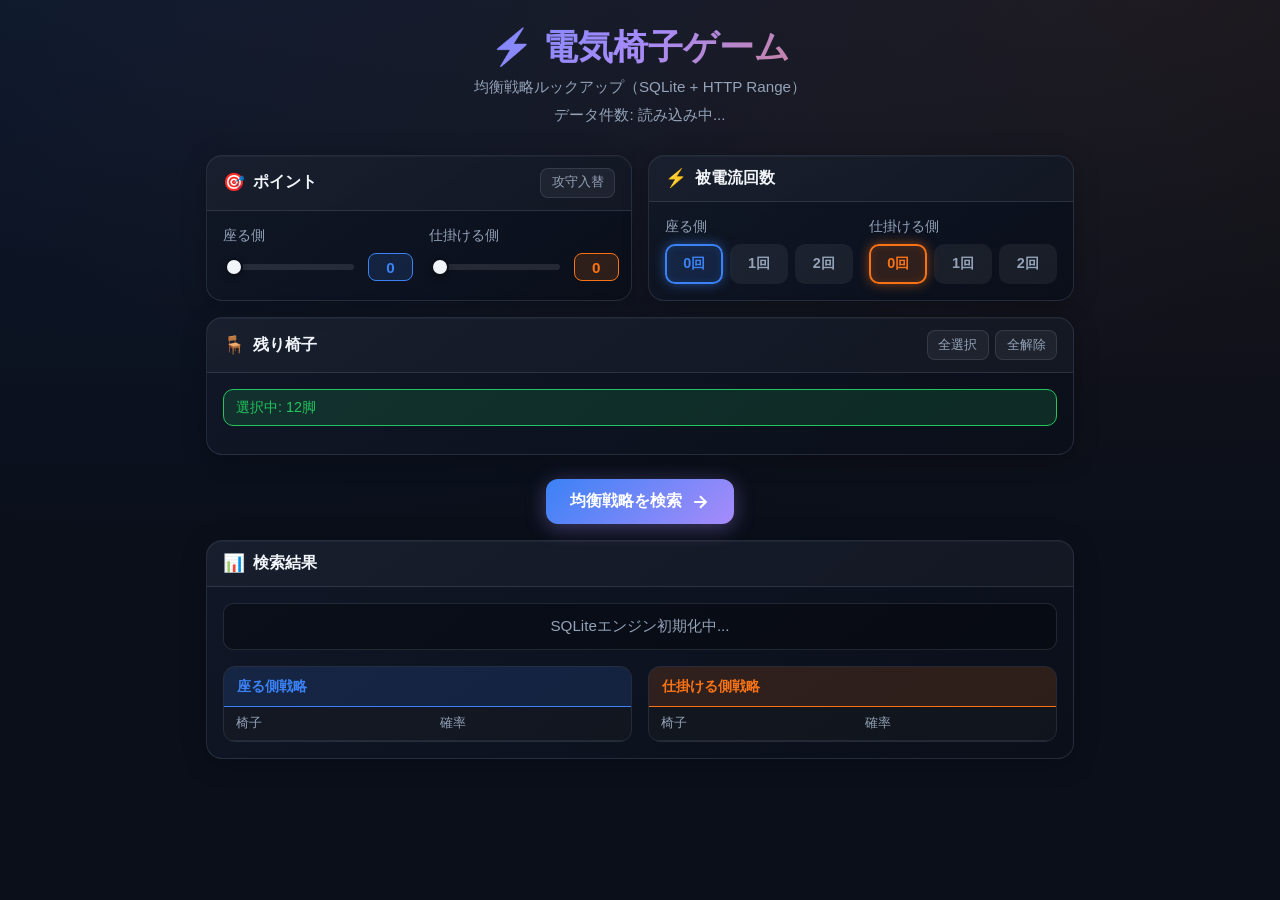
<file: docs/index.html>
<!doctype html>
<html lang="ja">
<head>
  <meta charset="UTF-8" />
  <meta name="viewport" content="width=device-width, initial-scale=1.0" />
  <link rel="icon" href="data:image/svg+xml,%3Csvg xmlns='http://www.w3.org/2000/svg' viewBox='0 0 64 64'%3E%3Ctext y='0.9em' font-size='56'%3E%E2%9A%A1%3C/text%3E%3C/svg%3E" />
  <title>電気椅子ゲーム 均衡ルックアップ (SQLite Range)</title>
  <link rel="stylesheet" href="styles.css" />
</head>
<body>
  <main class="container">
    <header class="header">
      <h1>⚡ 電気椅子ゲーム</h1>
      <p class="tagline">均衡戦略ルックアップ（SQLite + HTTP Range）</p>
      <p class="tagline" id="dataset-stats">データ件数: 読み込み中...</p>
    </header>

    <form id="lookup-form" class="form-grid">
      <!-- ポイント入力パネル -->
      <section class="panel">
        <div class="panel-header">
          <span class="panel-icon">🎯</span>
          <h2>ポイント</h2>
          <div class="panel-actions">
            <button type="button" class="action-btn" id="swap_sides">攻守入替</button>
          </div>
        </div>
        <div class="panel-body two-col">
          <div class="input-group">
            <label for="attacker_points">座る側</label>
            <div class="range-wrap">
              <input type="range" id="attacker_points" min="0" max="39" value="0" />
              <output id="attacker_points_value" class="range-badge attacker">0</output>
            </div>
          </div>
          <div class="input-group">
            <label for="defender_points">仕掛ける側</label>
            <div class="range-wrap">
              <input type="range" id="defender_points" min="0" max="39" value="0" />
              <output id="defender_points_value" class="range-badge defender">0</output>
            </div>
          </div>
        </div>
      </section>

      <!-- 被電流回数パネル -->
      <section class="panel">
        <div class="panel-header">
          <span class="panel-icon">⚡</span>
          <h2>被電流回数</h2>
        </div>
        <div class="panel-body two-col">
          <div class="input-group">
            <label>座る側</label>
            <div class="toggle-group" id="attacker_shocks_group">
              <button type="button" class="toggle-btn attacker active" data-target="attacker_shocks" data-value="0">0回</button>
              <button type="button" class="toggle-btn attacker" data-target="attacker_shocks" data-value="1">1回</button>
              <button type="button" class="toggle-btn attacker" data-target="attacker_shocks" data-value="2">2回</button>
            </div>
          </div>
          <div class="input-group">
            <label>仕掛ける側</label>
            <div class="toggle-group" id="defender_shocks_group">
              <button type="button" class="toggle-btn defender active" data-target="defender_shocks" data-value="0">0回</button>
              <button type="button" class="toggle-btn defender" data-target="defender_shocks" data-value="1">1回</button>
              <button type="button" class="toggle-btn defender" data-target="defender_shocks" data-value="2">2回</button>
            </div>
          </div>
        </div>
        <input type="hidden" id="attacker_shocks" value="0" />
        <input type="hidden" id="defender_shocks" value="0" />
      </section>

      <!-- 残り椅子パネル -->
      <section class="panel wide">
        <div class="panel-header">
          <span class="panel-icon">🪑</span>
          <h2>残り椅子</h2>
          <div class="panel-actions">
            <button type="button" class="action-btn" id="select_all">全選択</button>
            <button type="button" class="action-btn" id="clear_all">全解除</button>
          </div>
        </div>
        <div class="panel-body">
          <p id="chairs_selection_status" class="status-bar">選択中: 12脚</p>
          <div class="chair-grid" id="chair_grid"></div>
          <input type="hidden" id="chairs" value="1,2,3,4,5,6,7,8,9,10,11,12" />
        </div>
      </section>

      <div class="submit-row">
        <button type="submit" class="submit-btn">
          <span>均衡戦略を検索</span>
          <svg width="20" height="20" viewBox="0 0 24 24" fill="none" stroke="currentColor" stroke-width="2.5"><path d="M5 12h14M12 5l7 7-7 7"/></svg>
        </button>
      </div>
    </form>

    <!-- 結果パネル -->
    <section class="panel result-panel" id="result-card">
      <div class="panel-header">
        <span class="panel-icon">📊</span>
        <h2>検索結果</h2>
      </div>
      <div class="panel-body">
        <div id="summary" class="summary-box status-msg">SQLiteエンジン初期化中...</div>
        <div class="result-grid">
          <div class="result-col attacker-result">
            <h3>座る側戦略</h3>
            <table id="attacker-table">
              <thead><tr><th>椅子</th><th>確率</th></tr></thead>
              <tbody></tbody>
            </table>
          </div>
          <div class="result-col defender-result">
            <h3>仕掛ける側戦略</h3>
            <table id="defender-table">
              <thead><tr><th>椅子</th><th>確率</th></tr></thead>
              <tbody></tbody>
            </table>
          </div>
        </div>
      </div>
    </section>
  </main>

  <script type="module" src="sqlite-app.js?v=20260401a"></script>
</body>
</html>
</file>
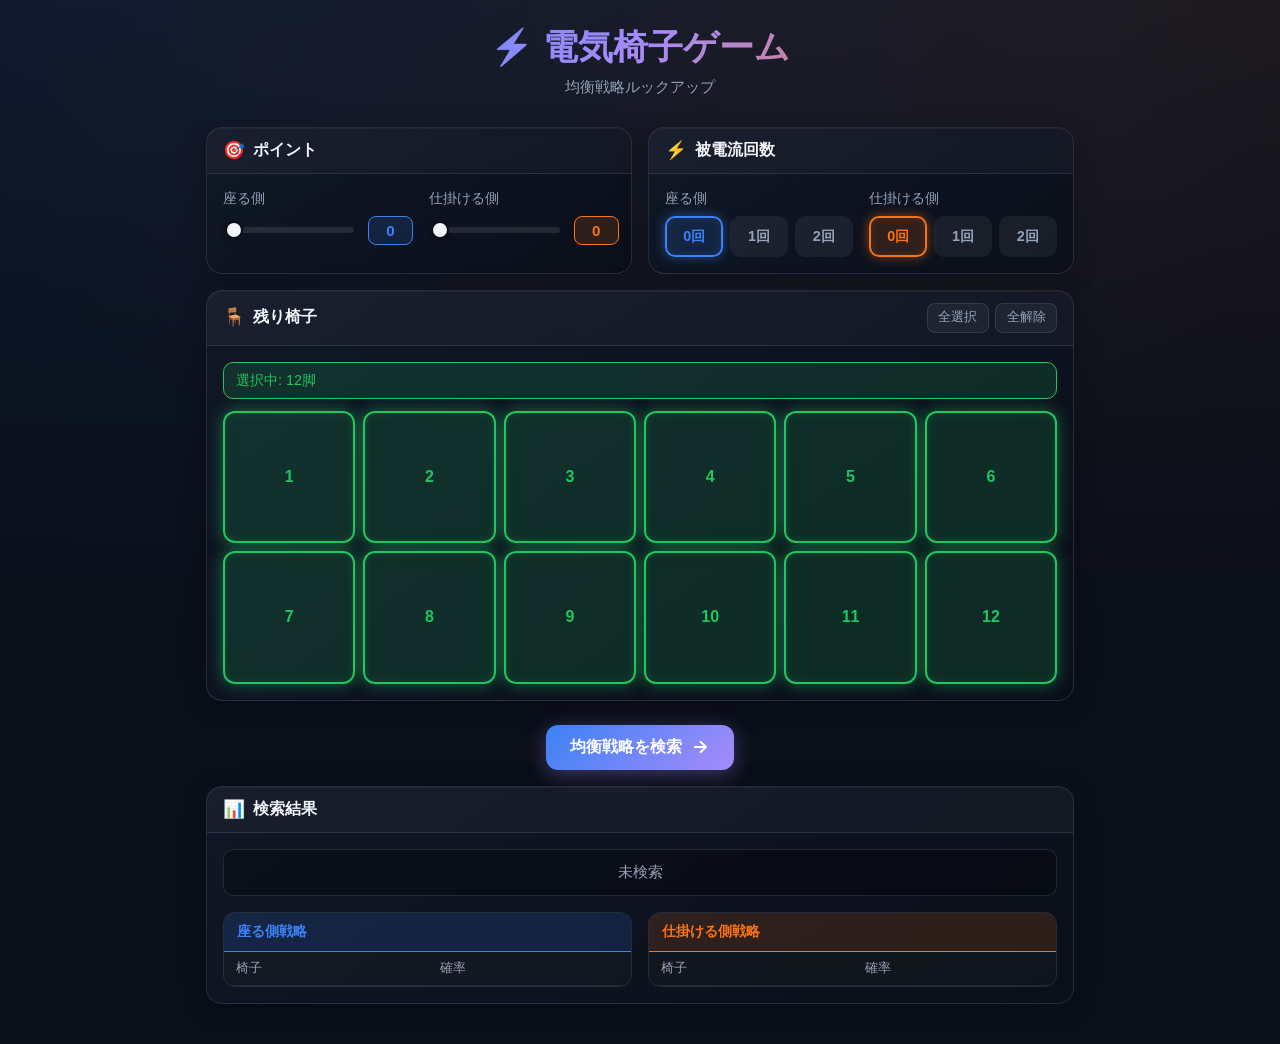
<file: web/index.html>
<!doctype html>
<html lang="ja">
<head>
  <meta charset="UTF-8" />
  <meta name="viewport" content="width=device-width, initial-scale=1.0" />
  <title>電気椅子ゲーム 均衡ルックアップ</title>
  <link rel="stylesheet" href="styles.css" />
</head>
<body>
  <main class="container">
    <header class="header">
      <h1>⚡ 電気椅子ゲーム</h1>
      <p class="tagline">均衡戦略ルックアップ</p>
    </header>

    <form id="lookup-form" class="form-grid">
      <!-- ポイント入力パネル -->
      <section class="panel">
        <div class="panel-header">
          <span class="panel-icon">🎯</span>
          <h2>ポイント</h2>
        </div>
        <div class="panel-body two-col">
          <div class="input-group">
            <label for="attacker_points">座る側</label>
            <div class="range-wrap">
              <input type="range" id="attacker_points" min="0" max="39" value="0" />
              <output id="attacker_points_value" class="range-badge attacker">0</output>
            </div>
          </div>
          <div class="input-group">
            <label for="defender_points">仕掛ける側</label>
            <div class="range-wrap">
              <input type="range" id="defender_points" min="0" max="39" value="0" />
              <output id="defender_points_value" class="range-badge defender">0</output>
            </div>
          </div>
        </div>
      </section>

      <!-- 被電流回数パネル -->
      <section class="panel">
        <div class="panel-header">
          <span class="panel-icon">⚡</span>
          <h2>被電流回数</h2>
        </div>
        <div class="panel-body two-col">
          <div class="input-group">
            <label>座る側</label>
            <div class="toggle-group" id="attacker_shocks_group">
              <button type="button" class="toggle-btn attacker active" data-target="attacker_shocks" data-value="0">0回</button>
              <button type="button" class="toggle-btn attacker" data-target="attacker_shocks" data-value="1">1回</button>
              <button type="button" class="toggle-btn attacker" data-target="attacker_shocks" data-value="2">2回</button>
            </div>
          </div>
          <div class="input-group">
            <label>仕掛ける側</label>
            <div class="toggle-group" id="defender_shocks_group">
              <button type="button" class="toggle-btn defender active" data-target="defender_shocks" data-value="0">0回</button>
              <button type="button" class="toggle-btn defender" data-target="defender_shocks" data-value="1">1回</button>
              <button type="button" class="toggle-btn defender" data-target="defender_shocks" data-value="2">2回</button>
            </div>
          </div>
        </div>
        <input type="hidden" id="attacker_shocks" value="0" />
        <input type="hidden" id="defender_shocks" value="0" />
      </section>

      <!-- 残り椅子パネル -->
      <section class="panel wide">
        <div class="panel-header">
          <span class="panel-icon">🪑</span>
          <h2>残り椅子</h2>
          <div class="panel-actions">
            <button type="button" class="action-btn" id="select_all">全選択</button>
            <button type="button" class="action-btn" id="clear_all">全解除</button>
          </div>
        </div>
        <div class="panel-body">
          <p id="chairs_selection_status" class="status-bar">選択中: 12脚</p>
          <div class="chair-grid" id="chair_grid"></div>
          <input type="hidden" id="chairs" value="1,2,3,4,5,6,7,8,9,10,11,12" />
        </div>
      </section>

      <div class="submit-row">
        <button type="submit" class="submit-btn">
          <span>均衡戦略を検索</span>
          <svg width="20" height="20" viewBox="0 0 24 24" fill="none" stroke="currentColor" stroke-width="2.5"><path d="M5 12h14M12 5l7 7-7 7"/></svg>
        </button>
      </div>
    </form>

    <!-- 結果パネル -->
    <section class="panel result-panel" id="result-card">
      <div class="panel-header">
        <span class="panel-icon">📊</span>
        <h2>検索結果</h2>
      </div>
      <div class="panel-body">
        <div id="summary" class="summary-box status-msg">未検索</div>
        <div class="result-grid">
          <div class="result-col attacker-result">
            <h3>座る側戦略</h3>
            <table id="attacker-table">
              <thead><tr><th>椅子</th><th>確率</th></tr></thead>
              <tbody></tbody>
            </table>
          </div>
          <div class="result-col defender-result">
            <h3>仕掛ける側戦略</h3>
            <table id="defender-table">
              <thead><tr><th>椅子</th><th>確率</th></tr></thead>
              <tbody></tbody>
            </table>
          </div>
        </div>
      </div>
    </section>
  </main>

  <script src="app.js"></script>
</body>
</html>
</file>
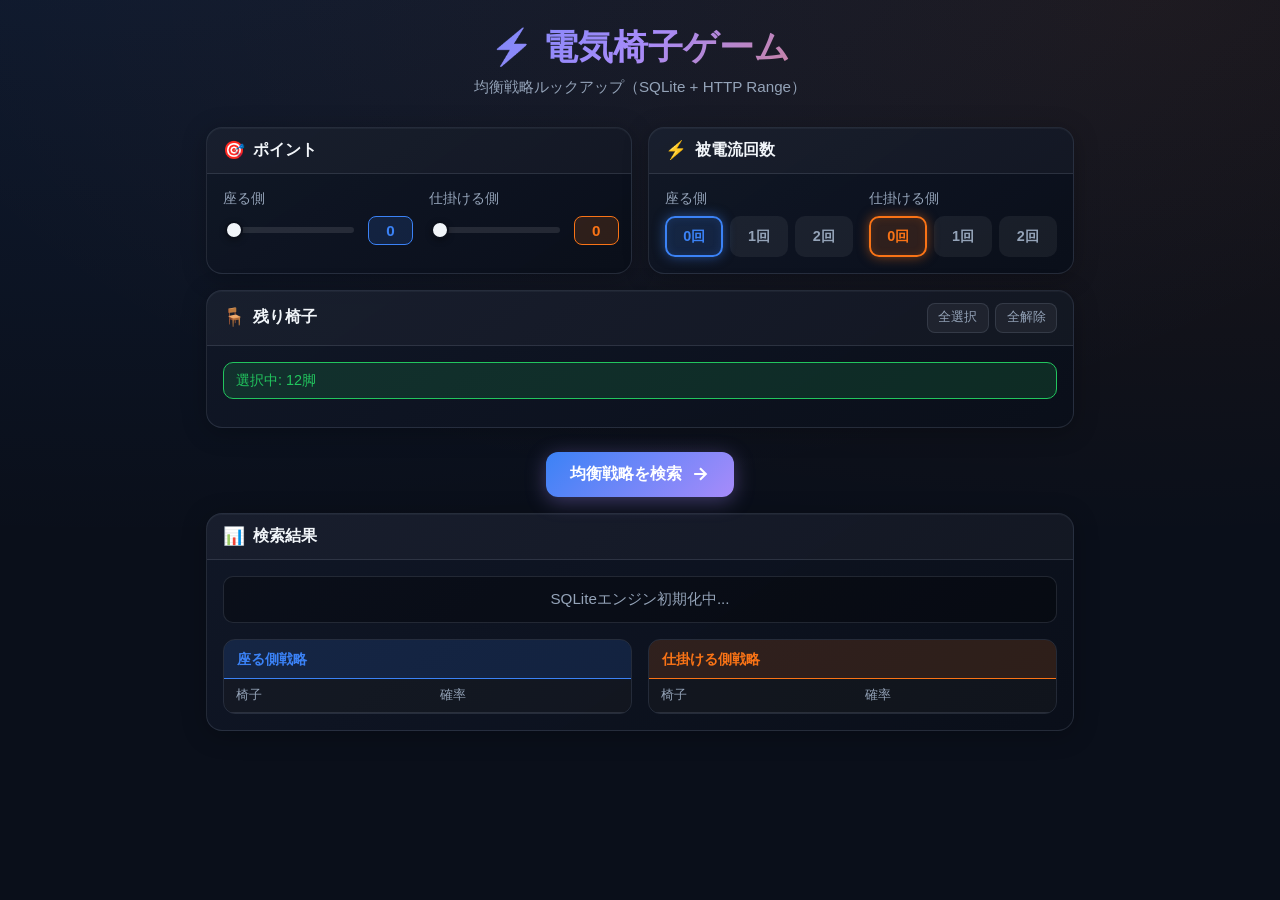
<file: docs/sqlite.html>
<!doctype html>
<html lang="ja">
<head>
  <meta charset="UTF-8" />
  <meta name="viewport" content="width=device-width, initial-scale=1.0" />
  <title>電気椅子ゲーム 均衡ルックアップ (SQLite Range)</title>
  <link rel="stylesheet" href="styles.css" />
</head>
<body>
  <main class="container">
    <header class="header">
      <h1>⚡ 電気椅子ゲーム</h1>
      <p class="tagline">均衡戦略ルックアップ（SQLite + HTTP Range）</p>
    </header>

    <form id="lookup-form" class="form-grid">
      <section class="panel">
        <div class="panel-header">
          <span class="panel-icon">🎯</span>
          <h2>ポイント</h2>
        </div>
        <div class="panel-body two-col">
          <div class="input-group">
            <label for="attacker_points">座る側</label>
            <div class="range-wrap">
              <input type="range" id="attacker_points" min="0" max="39" value="0" />
              <output id="attacker_points_value" class="range-badge attacker">0</output>
            </div>
          </div>
          <div class="input-group">
            <label for="defender_points">仕掛ける側</label>
            <div class="range-wrap">
              <input type="range" id="defender_points" min="0" max="39" value="0" />
              <output id="defender_points_value" class="range-badge defender">0</output>
            </div>
          </div>
        </div>
      </section>

      <section class="panel">
        <div class="panel-header">
          <span class="panel-icon">⚡</span>
          <h2>被電流回数</h2>
        </div>
        <div class="panel-body two-col">
          <div class="input-group">
            <label>座る側</label>
            <div class="toggle-group" id="attacker_shocks_group">
              <button type="button" class="toggle-btn attacker active" data-target="attacker_shocks" data-value="0">0回</button>
              <button type="button" class="toggle-btn attacker" data-target="attacker_shocks" data-value="1">1回</button>
              <button type="button" class="toggle-btn attacker" data-target="attacker_shocks" data-value="2">2回</button>
            </div>
          </div>
          <div class="input-group">
            <label>仕掛ける側</label>
            <div class="toggle-group" id="defender_shocks_group">
              <button type="button" class="toggle-btn defender active" data-target="defender_shocks" data-value="0">0回</button>
              <button type="button" class="toggle-btn defender" data-target="defender_shocks" data-value="1">1回</button>
              <button type="button" class="toggle-btn defender" data-target="defender_shocks" data-value="2">2回</button>
            </div>
          </div>
        </div>
        <input type="hidden" id="attacker_shocks" value="0" />
        <input type="hidden" id="defender_shocks" value="0" />
      </section>

      <section class="panel wide">
        <div class="panel-header">
          <span class="panel-icon">🪑</span>
          <h2>残り椅子</h2>
          <div class="panel-actions">
            <button type="button" class="action-btn" id="select_all">全選択</button>
            <button type="button" class="action-btn" id="clear_all">全解除</button>
          </div>
        </div>
        <div class="panel-body">
          <p id="chairs_selection_status" class="status-bar">選択中: 12脚</p>
          <div class="chair-grid" id="chair_grid"></div>
          <input type="hidden" id="chairs" value="1,2,3,4,5,6,7,8,9,10,11,12" />
        </div>
      </section>

      <div class="submit-row">
        <button type="submit" class="submit-btn">
          <span>均衡戦略を検索</span>
          <svg width="20" height="20" viewBox="0 0 24 24" fill="none" stroke="currentColor" stroke-width="2.5"><path d="M5 12h14M12 5l7 7-7 7"/></svg>
        </button>
      </div>
    </form>

    <section class="panel result-panel" id="result-card">
      <div class="panel-header">
        <span class="panel-icon">📊</span>
        <h2>検索結果</h2>
      </div>
      <div class="panel-body">
        <div id="summary" class="summary-box status-msg">SQLiteエンジン初期化中...</div>
        <div class="result-grid">
          <div class="result-col attacker-result">
            <h3>座る側戦略</h3>
            <table id="attacker-table">
              <thead><tr><th>椅子</th><th>確率</th></tr></thead>
              <tbody></tbody>
            </table>
          </div>
          <div class="result-col defender-result">
            <h3>仕掛ける側戦略</h3>
            <table id="defender-table">
              <thead><tr><th>椅子</th><th>確率</th></tr></thead>
              <tbody></tbody>
            </table>
          </div>
        </div>
      </div>
    </section>
  </main>

  <script type="module" src="sqlite-app.js"></script>
</body>
</html>
</file>
<file: docs/styles.css>
:root {
  --bg: #0a0f1a;
  --bg-soft: #111827;
  --panel-bg: linear-gradient(145deg, rgba(17,24,39,0.95), rgba(10,15,26,0.98));
  --text: #f1f5f9;
  --muted: #94a3b8;
  --border: rgba(148,163,184,0.18);

  /* Attacker (座る側) = 青系 */
  --attacker: #3b82f6;
  --attacker-soft: rgba(59,130,246,0.15);
  --attacker-glow: rgba(59,130,246,0.5);

  /* Defender (仕掛ける側) = オレンジ/赤系 */
  --defender: #f97316;
  --defender-soft: rgba(249,115,22,0.15);
  --defender-glow: rgba(249,115,22,0.5);

  /* 椅子 = 緑系 */
  --chair: #22c55e;
  --chair-soft: rgba(34,197,94,0.15);
  --chair-glow: rgba(34,197,94,0.5);

  --accent: #a78bfa;
}

* {
  box-sizing: border-box;
}

body {
  margin: 0;
  font-family: "Inter", -apple-system, BlinkMacSystemFont, "Segoe UI", Roboto,
    "Hiragino Kaku Gothic ProN", "Noto Sans JP", sans-serif;
  background:
    radial-gradient(ellipse 120% 80% at 10% -20%, rgba(59,130,246,0.12), transparent),
    radial-gradient(ellipse 100% 60% at 90% 0%, rgba(249,115,22,0.08), transparent),
    var(--bg);
  color: var(--text);
  min-height: 100vh;
}

.container {
  max-width: 900px;
  margin: 0 auto;
  padding: 1.5rem 1rem 2.5rem;
}

/* ===== Header ===== */
.header {
  text-align: center;
  margin-bottom: 1.8rem;
}

.header h1 {
  margin: 0;
  font-size: clamp(1.6rem, 4vw, 2.2rem);
  background: linear-gradient(135deg, var(--attacker), var(--accent), var(--defender));
  -webkit-background-clip: text;
  -webkit-text-fill-color: transparent;
  background-clip: text;
}

.tagline {
  margin: 0.4rem 0 0;
  color: var(--muted);
  font-size: 0.95rem;
}

/* ===== Form Grid ===== */
.form-grid {
  display: grid;
  grid-template-columns: repeat(2, 1fr);
  gap: 1rem;
}

@media (max-width: 700px) {
  .form-grid {
    grid-template-columns: 1fr;
  }
}

/* ===== Panel ===== */
.panel {
  background: var(--panel-bg);
  border: 1px solid var(--border);
  border-radius: 16px;
  overflow: hidden;
  box-shadow:
    0 4px 24px rgba(0,0,0,0.25),
    inset 0 1px 0 rgba(255,255,255,0.04);
}

.panel.wide {
  grid-column: 1 / -1;
}

.panel-header {
  display: flex;
  align-items: center;
  gap: 0.5rem;
  padding: 0.75rem 1rem;
  background: rgba(255,255,255,0.03);
  border-bottom: 1px solid var(--border);
}

.panel-header h2 {
  margin: 0;
  font-size: 1rem;
  font-weight: 600;
}

.panel-icon {
  font-size: 1.1rem;
}

.panel-actions {
  margin-left: auto;
  display: flex;
  gap: 0.4rem;
}

.panel-body {
  padding: 1rem;
}

.panel-body.two-col {
  display: grid;
  grid-template-columns: 1fr 1fr;
  gap: 1rem;
}

@media (max-width: 500px) {
  .panel-body.two-col {
    grid-template-columns: 1fr;
  }
}

/* ===== Input Group ===== */
.input-group {
  display: flex;
  flex-direction: column;
  gap: 0.5rem;
}

.input-group > label {
  font-size: 0.85rem;
  color: var(--muted);
  font-weight: 500;
}

/* ===== Range Slider ===== */
.range-wrap {
  display: flex;
  align-items: center;
  gap: 0.75rem;
}

.range-wrap input[type="range"] {
  flex: 1;
  height: 6px;
  border-radius: 3px;
  background: rgba(255,255,255,0.1);
  appearance: none;
  outline: none;
}

.range-wrap input[type="range"]::-webkit-slider-thumb {
  appearance: none;
  width: 18px;
  height: 18px;
  border-radius: 50%;
  background: var(--text);
  border: 2px solid var(--bg);
  box-shadow: 0 2px 6px rgba(0,0,0,0.3);
  cursor: pointer;
  transition: transform 0.15s ease;
}

.range-wrap input[type="range"]::-webkit-slider-thumb:hover {
  transform: scale(1.15);
}

.range-badge {
  min-width: 2.8rem;
  padding: 0.3rem 0.5rem;
  border-radius: 8px;
  font-size: 0.95rem;
  font-weight: 700;
  text-align: center;
}

.range-badge.attacker {
  background: var(--attacker-soft);
  color: var(--attacker);
  border: 1px solid var(--attacker);
}

.range-badge.defender {
  background: var(--defender-soft);
  color: var(--defender);
  border: 1px solid var(--defender);
}

/* ===== Toggle Button Group ===== */
.toggle-group {
  display: flex;
  gap: 0.4rem;
}

.toggle-btn {
  flex: 1;
  padding: 0.55rem 0.5rem;
  border: 2px solid transparent;
  border-radius: 10px;
  font-size: 0.9rem;
  font-weight: 600;
  cursor: pointer;
  transition: all 0.2s ease;
  background: rgba(255,255,255,0.06);
  color: var(--muted);
}

.toggle-btn:hover {
  background: rgba(255,255,255,0.1);
}

/* Attacker toggle active */
.toggle-btn.attacker.active {
  background: var(--attacker-soft);
  border-color: var(--attacker);
  color: var(--attacker);
  box-shadow: 0 0 12px var(--attacker-glow), inset 0 0 8px var(--attacker-soft);
}

/* Defender toggle active */
.toggle-btn.defender.active {
  background: var(--defender-soft);
  border-color: var(--defender);
  color: var(--defender);
  box-shadow: 0 0 12px var(--defender-glow), inset 0 0 8px var(--defender-soft);
}

/* ===== Action Buttons ===== */
.action-btn {
  padding: 0.35rem 0.65rem;
  border: 1px solid var(--border);
  border-radius: 8px;
  font-size: 0.8rem;
  font-weight: 500;
  background: rgba(255,255,255,0.05);
  color: var(--muted);
  cursor: pointer;
  transition: all 0.15s ease;
}

.action-btn:hover {
  background: rgba(255,255,255,0.1);
  color: var(--text);
}

/* ===== Status Bar ===== */
.status-bar {
  margin: 0 0 0.75rem;
  padding: 0.5rem 0.75rem;
  border-radius: 10px;
  font-size: 0.9rem;
  background: var(--chair-soft);
  color: var(--chair);
  border: 1px solid var(--chair);
}

/* ===== Chair Grid ===== */
.chair-grid {
  display: grid;
  grid-template-columns: repeat(6, 1fr);
  gap: 0.5rem;
}

@media (max-width: 500px) {
  .chair-grid {
    grid-template-columns: repeat(4, 1fr);
  }
}

.chair-btn {
  position: relative;
  aspect-ratio: 1;
  display: flex;
  align-items: center;
  justify-content: center;
  border: 2px solid transparent;
  border-radius: 12px;
  font-size: 1rem;
  font-weight: 700;
  cursor: pointer;
  transition: all 0.2s ease;
  background: rgba(255,255,255,0.06);
  color: var(--muted);
}

.chair-btn:hover {
  background: rgba(255,255,255,0.1);
  transform: translateY(-2px);
}

.chair-btn.active {
  background: var(--chair-soft);
  border-color: var(--chair);
  color: var(--chair);
  box-shadow: 0 0 16px var(--chair-glow), inset 0 0 10px var(--chair-soft);
}



/* ===== Submit Row ===== */
.submit-row {
  grid-column: 1 / -1;
  display: flex;
  justify-content: center;
  padding-top: 0.5rem;
}

.submit-btn {
  display: inline-flex;
  align-items: center;
  gap: 0.5rem;
  padding: 0.75rem 1.5rem;
  border: none;
  border-radius: 12px;
  font-size: 1rem;
  font-weight: 700;
  cursor: pointer;
  background: linear-gradient(135deg, var(--attacker), var(--accent));
  color: #fff;
  box-shadow: 0 4px 20px rgba(167,139,250,0.35);
  transition: all 0.2s ease;
}

.submit-btn:hover {
  transform: translateY(-2px);
  box-shadow: 0 6px 28px rgba(167,139,250,0.45);
}

.submit-btn svg {
  flex-shrink: 0;
}

/* ===== Result Panel ===== */
.result-panel {
  margin-top: 1rem;
}

.summary-box {
  margin: 0 0 1rem;
  padding: 0.75rem 1rem;
  border-radius: 10px;
  font-size: 0.95rem;
  background: rgba(0,0,0,0.3);
  border: 1px solid var(--border);
  color: var(--muted);
}

.summary-box.status-msg {
  text-align: center;
}

.win-rate-display {
  display: flex;
  flex-direction: column;
  gap: 0.75rem;
}

.win-rate-header {
  text-align: center;
  font-size: 0.9rem;
  color: var(--muted);
}

.win-rate-bar-wrap {
  display: flex;
  align-items: center;
  gap: 0.6rem;
}

.win-rate-label {
  width: 5rem;
  font-size: 0.85rem;
  font-weight: 600;
}

.win-rate-label.attacker {
  text-align: right;
  color: var(--attacker);
}

.win-rate-label.defender {
  text-align: left;
  color: var(--defender);
}

.win-rate-bar {
  flex: 1;
  height: 28px;
  border-radius: 14px;
  background: rgba(255,255,255,0.08);
  overflow: hidden;
  position: relative;
  border: 1px solid var(--border);
}

.win-rate-fill {
  position: absolute;
  top: 0;
  height: 100%;
  transition: width 0.4s ease;
}

.win-rate-fill.attacker {
  left: 0;
  background: linear-gradient(90deg, var(--attacker), rgba(59,130,246,0.6));
  border-radius: 14px 0 0 14px;
}

.win-rate-fill.defender {
  right: 0;
  background: linear-gradient(90deg, rgba(249,115,22,0.6), var(--defender));
  border-radius: 0 14px 14px 0;
}

.win-rate-center {
  position: absolute;
  left: 50%;
  top: 0;
  bottom: 0;
  width: 2px;
  background: rgba(255,255,255,0.3);
  transform: translateX(-50%);
}

.win-rate-values {
  display: flex;
  justify-content: space-between;
  font-size: 1.1rem;
  font-weight: 700;
}

.win-rate-values .attacker {
  color: var(--attacker);
}

.win-rate-values .defender {
  color: var(--defender);
}

.result-grid {
  display: grid;
  grid-template-columns: 1fr 1fr;
  gap: 1rem;
}

@media (max-width: 600px) {
  .result-grid {
    grid-template-columns: 1fr;
  }
}

.result-col {
  border-radius: 12px;
  overflow: hidden;
  border: 1px solid var(--border);
}

.result-col h3 {
  margin: 0;
  padding: 0.6rem 0.8rem;
  font-size: 0.9rem;
  font-weight: 600;
}

.attacker-result h3 {
  background: var(--attacker-soft);
  color: var(--attacker);
  border-bottom: 1px solid var(--attacker);
}

.defender-result h3 {
  background: var(--defender-soft);
  color: var(--defender);
  border-bottom: 1px solid var(--defender);
}

table {
  width: 100%;
  border-collapse: collapse;
  background: rgba(0,0,0,0.2);
}

th, td {
  padding: 0.5rem 0.75rem;
  text-align: left;
  border-bottom: 1px solid var(--border);
}

thead th {
  font-size: 0.8rem;
  font-weight: 500;
  color: var(--muted);
  background: rgba(255,255,255,0.03);
}

tbody tr:last-child td {
  border-bottom: none;
}

tbody tr:hover {
  background: rgba(255,255,255,0.04);
}
</file>
<file: web/styles.css>
:root {
  --bg: #0a0f1a;
  --bg-soft: #111827;
  --panel-bg: linear-gradient(145deg, rgba(17,24,39,0.95), rgba(10,15,26,0.98));
  --text: #f1f5f9;
  --muted: #94a3b8;
  --border: rgba(148,163,184,0.18);

  /* Attacker (座る側) = 青系 */
  --attacker: #3b82f6;
  --attacker-soft: rgba(59,130,246,0.15);
  --attacker-glow: rgba(59,130,246,0.5);

  /* Defender (仕掛ける側) = オレンジ/赤系 */
  --defender: #f97316;
  --defender-soft: rgba(249,115,22,0.15);
  --defender-glow: rgba(249,115,22,0.5);

  /* 椅子 = 緑系 */
  --chair: #22c55e;
  --chair-soft: rgba(34,197,94,0.15);
  --chair-glow: rgba(34,197,94,0.5);

  --accent: #a78bfa;
}

* {
  box-sizing: border-box;
}

body {
  margin: 0;
  font-family: "Inter", -apple-system, BlinkMacSystemFont, "Segoe UI", Roboto,
    "Hiragino Kaku Gothic ProN", "Noto Sans JP", sans-serif;
  background:
    radial-gradient(ellipse 120% 80% at 10% -20%, rgba(59,130,246,0.12), transparent),
    radial-gradient(ellipse 100% 60% at 90% 0%, rgba(249,115,22,0.08), transparent),
    var(--bg);
  color: var(--text);
  min-height: 100vh;
}

.container {
  max-width: 900px;
  margin: 0 auto;
  padding: 1.5rem 1rem 2.5rem;
}

/* ===== Header ===== */
.header {
  text-align: center;
  margin-bottom: 1.8rem;
}

.header h1 {
  margin: 0;
  font-size: clamp(1.6rem, 4vw, 2.2rem);
  background: linear-gradient(135deg, var(--attacker), var(--accent), var(--defender));
  -webkit-background-clip: text;
  -webkit-text-fill-color: transparent;
  background-clip: text;
}

.tagline {
  margin: 0.4rem 0 0;
  color: var(--muted);
  font-size: 0.95rem;
}

/* ===== Form Grid ===== */
.form-grid {
  display: grid;
  grid-template-columns: repeat(2, 1fr);
  gap: 1rem;
}

@media (max-width: 700px) {
  .form-grid {
    grid-template-columns: 1fr;
  }
}

/* ===== Panel ===== */
.panel {
  background: var(--panel-bg);
  border: 1px solid var(--border);
  border-radius: 16px;
  overflow: hidden;
  box-shadow:
    0 4px 24px rgba(0,0,0,0.25),
    inset 0 1px 0 rgba(255,255,255,0.04);
}

.panel.wide {
  grid-column: 1 / -1;
}

.panel-header {
  display: flex;
  align-items: center;
  gap: 0.5rem;
  padding: 0.75rem 1rem;
  background: rgba(255,255,255,0.03);
  border-bottom: 1px solid var(--border);
}

.panel-header h2 {
  margin: 0;
  font-size: 1rem;
  font-weight: 600;
}

.panel-icon {
  font-size: 1.1rem;
}

.panel-actions {
  margin-left: auto;
  display: flex;
  gap: 0.4rem;
}

.panel-body {
  padding: 1rem;
}

.panel-body.two-col {
  display: grid;
  grid-template-columns: 1fr 1fr;
  gap: 1rem;
}

@media (max-width: 500px) {
  .panel-body.two-col {
    grid-template-columns: 1fr;
  }
}

/* ===== Input Group ===== */
.input-group {
  display: flex;
  flex-direction: column;
  gap: 0.5rem;
}

.input-group > label {
  font-size: 0.85rem;
  color: var(--muted);
  font-weight: 500;
}

/* ===== Range Slider ===== */
.range-wrap {
  display: flex;
  align-items: center;
  gap: 0.75rem;
}

.range-wrap input[type="range"] {
  flex: 1;
  height: 6px;
  border-radius: 3px;
  background: rgba(255,255,255,0.1);
  appearance: none;
  outline: none;
}

.range-wrap input[type="range"]::-webkit-slider-thumb {
  appearance: none;
  width: 18px;
  height: 18px;
  border-radius: 50%;
  background: var(--text);
  border: 2px solid var(--bg);
  box-shadow: 0 2px 6px rgba(0,0,0,0.3);
  cursor: pointer;
  transition: transform 0.15s ease;
}

.range-wrap input[type="range"]::-webkit-slider-thumb:hover {
  transform: scale(1.15);
}

.range-badge {
  min-width: 2.8rem;
  padding: 0.3rem 0.5rem;
  border-radius: 8px;
  font-size: 0.95rem;
  font-weight: 700;
  text-align: center;
}

.range-badge.attacker {
  background: var(--attacker-soft);
  color: var(--attacker);
  border: 1px solid var(--attacker);
}

.range-badge.defender {
  background: var(--defender-soft);
  color: var(--defender);
  border: 1px solid var(--defender);
}

/* ===== Toggle Button Group ===== */
.toggle-group {
  display: flex;
  gap: 0.4rem;
}

.toggle-btn {
  flex: 1;
  padding: 0.55rem 0.5rem;
  border: 2px solid transparent;
  border-radius: 10px;
  font-size: 0.9rem;
  font-weight: 600;
  cursor: pointer;
  transition: all 0.2s ease;
  background: rgba(255,255,255,0.06);
  color: var(--muted);
}

.toggle-btn:hover {
  background: rgba(255,255,255,0.1);
}

/* Attacker toggle active */
.toggle-btn.attacker.active {
  background: var(--attacker-soft);
  border-color: var(--attacker);
  color: var(--attacker);
  box-shadow: 0 0 12px var(--attacker-glow), inset 0 0 8px var(--attacker-soft);
}

/* Defender toggle active */
.toggle-btn.defender.active {
  background: var(--defender-soft);
  border-color: var(--defender);
  color: var(--defender);
  box-shadow: 0 0 12px var(--defender-glow), inset 0 0 8px var(--defender-soft);
}

/* ===== Action Buttons ===== */
.action-btn {
  padding: 0.35rem 0.65rem;
  border: 1px solid var(--border);
  border-radius: 8px;
  font-size: 0.8rem;
  font-weight: 500;
  background: rgba(255,255,255,0.05);
  color: var(--muted);
  cursor: pointer;
  transition: all 0.15s ease;
}

.action-btn:hover {
  background: rgba(255,255,255,0.1);
  color: var(--text);
}

/* ===== Status Bar ===== */
.status-bar {
  margin: 0 0 0.75rem;
  padding: 0.5rem 0.75rem;
  border-radius: 10px;
  font-size: 0.9rem;
  background: var(--chair-soft);
  color: var(--chair);
  border: 1px solid var(--chair);
}

/* ===== Chair Grid ===== */
.chair-grid {
  display: grid;
  grid-template-columns: repeat(6, 1fr);
  gap: 0.5rem;
}

@media (max-width: 500px) {
  .chair-grid {
    grid-template-columns: repeat(4, 1fr);
  }
}

.chair-btn {
  position: relative;
  aspect-ratio: 1;
  display: flex;
  align-items: center;
  justify-content: center;
  border: 2px solid transparent;
  border-radius: 12px;
  font-size: 1rem;
  font-weight: 700;
  cursor: pointer;
  transition: all 0.2s ease;
  background: rgba(255,255,255,0.06);
  color: var(--muted);
}

.chair-btn:hover {
  background: rgba(255,255,255,0.1);
  transform: translateY(-2px);
}

.chair-btn.active {
  background: var(--chair-soft);
  border-color: var(--chair);
  color: var(--chair);
  box-shadow: 0 0 16px var(--chair-glow), inset 0 0 10px var(--chair-soft);
}



/* ===== Submit Row ===== */
.submit-row {
  grid-column: 1 / -1;
  display: flex;
  justify-content: center;
  padding-top: 0.5rem;
}

.submit-btn {
  display: inline-flex;
  align-items: center;
  gap: 0.5rem;
  padding: 0.75rem 1.5rem;
  border: none;
  border-radius: 12px;
  font-size: 1rem;
  font-weight: 700;
  cursor: pointer;
  background: linear-gradient(135deg, var(--attacker), var(--accent));
  color: #fff;
  box-shadow: 0 4px 20px rgba(167,139,250,0.35);
  transition: all 0.2s ease;
}

.submit-btn:hover {
  transform: translateY(-2px);
  box-shadow: 0 6px 28px rgba(167,139,250,0.45);
}

.submit-btn svg {
  flex-shrink: 0;
}

/* ===== Result Panel ===== */
.result-panel {
  margin-top: 1rem;
}

.summary-box {
  margin: 0 0 1rem;
  padding: 0.75rem 1rem;
  border-radius: 10px;
  font-size: 0.95rem;
  background: rgba(0,0,0,0.3);
  border: 1px solid var(--border);
  color: var(--muted);
}

.summary-box.status-msg {
  text-align: center;
}

.win-rate-display {
  display: flex;
  flex-direction: column;
  gap: 0.75rem;
}

.win-rate-header {
  text-align: center;
  font-size: 0.9rem;
  color: var(--muted);
}

.win-rate-bar-wrap {
  display: flex;
  align-items: center;
  gap: 0.6rem;
}

.win-rate-label {
  width: 5rem;
  font-size: 0.85rem;
  font-weight: 600;
}

.win-rate-label.attacker {
  text-align: right;
  color: var(--attacker);
}

.win-rate-label.defender {
  text-align: left;
  color: var(--defender);
}

.win-rate-bar {
  flex: 1;
  height: 28px;
  border-radius: 14px;
  background: rgba(255,255,255,0.08);
  overflow: hidden;
  position: relative;
  border: 1px solid var(--border);
}

.win-rate-fill {
  position: absolute;
  top: 0;
  height: 100%;
  transition: width 0.4s ease;
}

.win-rate-fill.attacker {
  left: 0;
  background: linear-gradient(90deg, var(--attacker), rgba(59,130,246,0.6));
  border-radius: 14px 0 0 14px;
}

.win-rate-fill.defender {
  right: 0;
  background: linear-gradient(90deg, rgba(249,115,22,0.6), var(--defender));
  border-radius: 0 14px 14px 0;
}

.win-rate-center {
  position: absolute;
  left: 50%;
  top: 0;
  bottom: 0;
  width: 2px;
  background: rgba(255,255,255,0.3);
  transform: translateX(-50%);
}

.win-rate-values {
  display: flex;
  justify-content: space-between;
  font-size: 1.1rem;
  font-weight: 700;
}

.win-rate-values .attacker {
  color: var(--attacker);
}

.win-rate-values .defender {
  color: var(--defender);
}

.result-grid {
  display: grid;
  grid-template-columns: 1fr 1fr;
  gap: 1rem;
}

@media (max-width: 600px) {
  .result-grid {
    grid-template-columns: 1fr;
  }
}

.result-col {
  border-radius: 12px;
  overflow: hidden;
  border: 1px solid var(--border);
}

.result-col h3 {
  margin: 0;
  padding: 0.6rem 0.8rem;
  font-size: 0.9rem;
  font-weight: 600;
}

.attacker-result h3 {
  background: var(--attacker-soft);
  color: var(--attacker);
  border-bottom: 1px solid var(--attacker);
}

.defender-result h3 {
  background: var(--defender-soft);
  color: var(--defender);
  border-bottom: 1px solid var(--defender);
}

table {
  width: 100%;
  border-collapse: collapse;
  background: rgba(0,0,0,0.2);
}

th, td {
  padding: 0.5rem 0.75rem;
  text-align: left;
  border-bottom: 1px solid var(--border);
}

thead th {
  font-size: 0.8rem;
  font-weight: 500;
  color: var(--muted);
  background: rgba(255,255,255,0.03);
}

tbody tr:last-child td {
  border-bottom: none;
}

tbody tr:hover {
  background: rgba(255,255,255,0.04);
}
</file>
